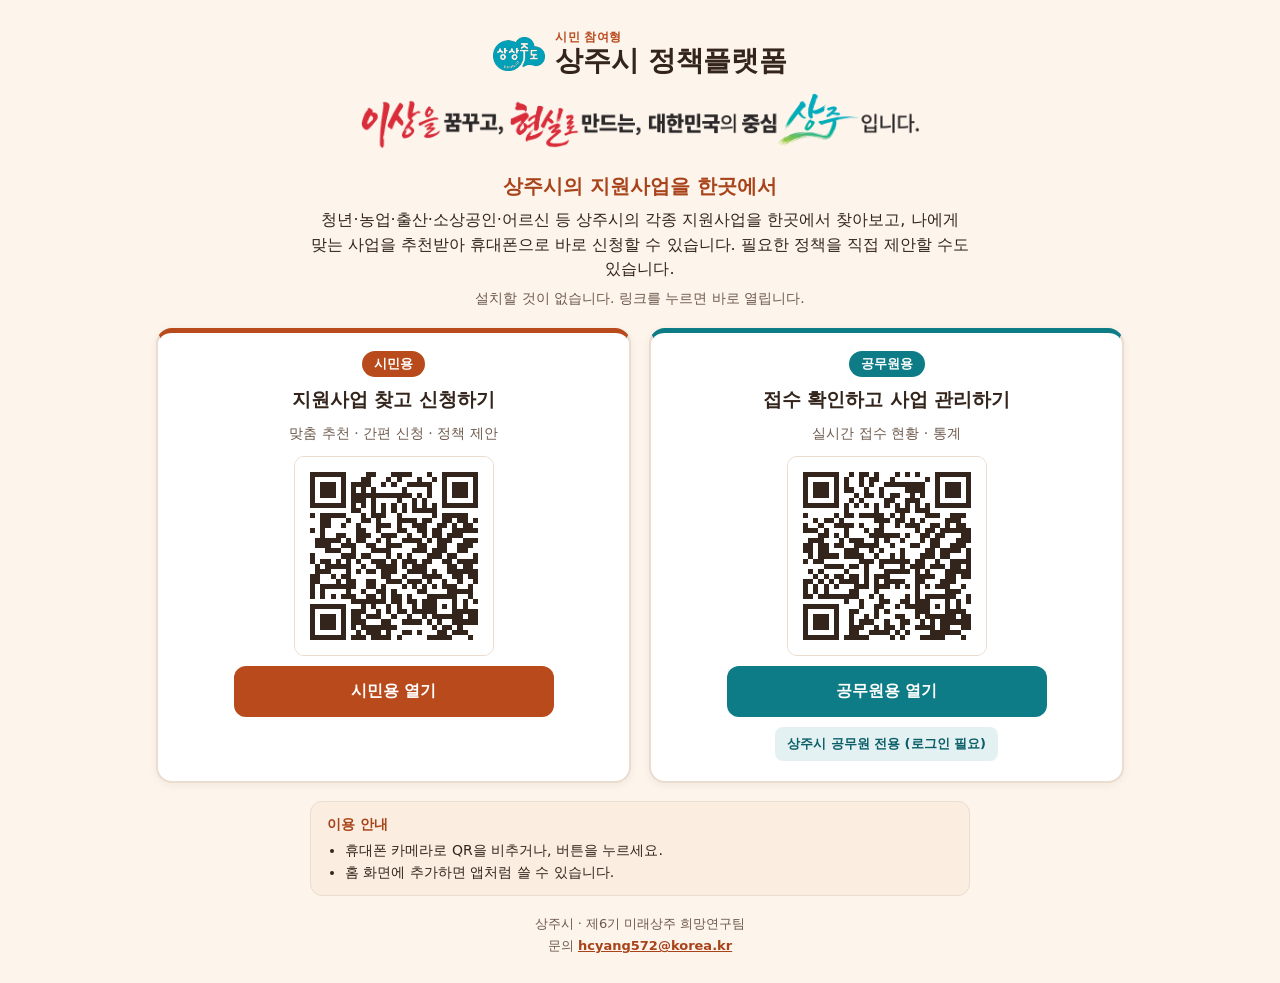
<file: start/index.html>
<!DOCTYPE html>
<html lang="ko">
<head>
  <meta charset="UTF-8" />
  <!-- ═══ 콘텐츠 보안 정책(CSP) ═══════════════════════════════════════════
       이 안내 페이지는 «자기 자신»만 불러온다. 외부 스크립트·이미지·통신이 전혀 없다.
       ⚠ 시민앱과 같은 원칙 — 인라인 <script>·<style>·style= 속성·on*= 핸들러 «0건».
          (인라인을 새로 넣으면 'unsafe-inline' 이 없어 차단된다)
       ⚠ 두 앱으로 «이동»하는 링크는 페이지 이동이라 아래 지시어의 대상이 아니다. -->
  <meta http-equiv="Content-Security-Policy" content="default-src 'self'; script-src 'self'; style-src 'self'; img-src 'self'; font-src 'self'; frame-src 'none'; object-src 'none'; base-uri 'self'; form-action 'none'; connect-src 'none'" />
  <!-- 저시력자 화면확대 허용(KWCAG 2.2): maximum-scale·user-scalable=no 사용 금지 -->
  <meta name="viewport" content="width=device-width, initial-scale=1.0, viewport-fit=cover" />
  <meta name="theme-color" content="#B84A1C" />
  <title>상주시 정책플랫폼 — 시작하기</title>
  <meta name="description" content="상주시의 각종 지원사업을 한곳에서 찾아보고 휴대폰으로 바로 신청하세요. 시민용과 공무원용 중에서 고르세요." />
  <link rel="canonical" href="https://hcyang572-gif.github.io/sangju-policy-mobile/start/" />

  <link rel="icon" type="image/png" href="icon-192-v4.png" />
  <link rel="apple-touch-icon" href="icon-192-v4.png" />

  <!-- 카카오톡/SNS 링크 미리보기 카드 (Open Graph) -->
  <meta property="og:type" content="website" />
  <meta property="og:title" content="상주시 정책플랫폼 — 시작하기" />
  <meta property="og:description" content="상주시 지원사업을 한곳에서 찾고 신청하세요. 시민용·공무원용을 골라 들어가시면 됩니다." />
  <meta property="og:image" content="https://hcyang572-gif.github.io/sangju-policy-mobile/share.png" />
  <meta property="og:url" content="https://hcyang572-gif.github.io/sangju-policy-mobile/start/" />
  <meta name="twitter:card" content="summary_large_image" />

  <!-- ?v= 는 캐시 우회용. 이 폴더는 시민앱 서비스워커 scope(/) 안이지만
       프리캐시 목록에는 «일부러» 넣지 않아 항상 최신을 받는다. -->
  <link rel="stylesheet" href="start.css?v=0.4.1" />
</head>
<body>
  <!-- 반복 영역 건너뛰기(KWCAG 2.2) -->
  <a href="#main" class="skip-link">본문 바로가기</a>

  <header class="head">
    <div class="brand">
      <img src="sangsang1.png?v=0.4.1" class="brand-logo" alt="상상주도" width="512" height="512" />
      <div class="brand-titles">
        <span class="brand-eyebrow">시민 참여형</span>
        <h1 class="brand-title">상주시 정책플랫폼</h1>
      </div>
    </div>
    <!-- 2026 시정구호 — 이미지에 담긴 «글»이 곧 내용이므로 장식이 아니다.
         alt 에 전문을 그대로 넣는다(대체텍스트 필수, KWCAG 5.1.1). -->
    <picture class="slogan">
      <source media="(min-width: 600px)" srcset="slogan-wide.png?v=0.4.1" width="1201" height="122" />
      <img src="slogan-stack.png?v=0.4.1" width="901" height="183"
           alt="이상을 꿈꾸고, 현실로 만드는, 대한민국의 중심 상주입니다." />
    </picture>
  </header>

  <main id="main" tabindex="-1">
    <!-- ① 여기가 무엇을 하는 곳인지 -->
    <section class="intro" aria-labelledby="introTitle">
      <h2 id="introTitle" class="intro-title">상주시의 지원사업을 한곳에서</h2>
      <p class="intro-text">
        청년·농업·출산·소상공인·어르신 등 상주시의 각종 지원사업을 한곳에서 찾아보고,
        나에게 맞는 사업을 추천받아 휴대폰으로 바로 신청할 수 있습니다.
        필요한 정책을 직접 제안할 수도 있습니다.
      </p>
      <p class="intro-note">설치할 것이 없습니다. 링크를 누르면 바로 열립니다.</p>
    </section>

    <!-- ② 두 갈래 선택 -->
    <section class="picks" aria-labelledby="picksTitle">
      <h2 id="picksTitle" class="sr-only">시민용과 공무원용 중에서 고르기</h2>

      <a class="pick pick-citizen"
         href="https://hcyang572-gif.github.io/sangju-policy-mobile/"
         aria-label="시민용 열기 — 지원사업 찾고 신청하기">
        <span class="pick-badge">시민용</span>
        <span class="pick-head">지원사업 찾고 신청하기</span>
        <span class="pick-sub">맞춤 추천 · 간편 신청 · 정책 제안</span>
        <img class="pick-qr" src="qr-citizen.png?v=0.4.1" width="468" height="468"
             alt="시민용 앱 주소 QR 코드" />
        <span class="pick-btn">시민용 열기</span>
      </a>

      <a class="pick pick-admin"
         href="https://hcyang572-gif.github.io/sangju-policy-admin/"
         aria-label="공무원용 열기 — 접수 확인하고 사업 관리하기, 상주시 공무원 전용이며 로그인이 필요합니다">
        <span class="pick-badge">공무원용</span>
        <span class="pick-head">접수 확인하고 사업 관리하기</span>
        <span class="pick-sub">실시간 접수 현황 · 통계</span>
        <img class="pick-qr" src="qr-admin.png?v=0.4.1" width="468" height="468"
             alt="공무원용 앱 주소 QR 코드" />
        <span class="pick-btn">공무원용 열기</span>
        <span class="pick-warn">상주시 공무원 전용 (로그인 필요)</span>
      </a>
    </section>

    <!-- ③ 이용 안내 -->
    <section class="tips" aria-labelledby="tipsTitle">
      <h2 id="tipsTitle" class="tips-title">이용 안내</h2>
      <ul class="tips-list">
        <li>휴대폰 카메라로 QR을 비추거나, 버튼을 누르세요.</li>
        <li>홈 화면에 추가하면 앱처럼 쓸 수 있습니다.</li>
      </ul>
    </section>
  </main>

  <footer class="foot">
    <p class="foot-org">상주시 · 제6기 미래상주 희망연구팀</p>
    <p class="foot-inquiry">문의 <a href="mailto:hcyang572@korea.kr">hcyang572@korea.kr</a></p>
  </footer>

  <!-- 눌림 반응(파동·진동). 시민앱과 같은 파일을 그대로 복사해 쓴다. -->
  <script src="tap.js?v=0.4.1"></script>
</body>
</html>
</file>
<file: start/start.css>
/* ═══════════════════════════════════════════════════════════════
   start.css — 공유용 «안내 페이지» (시민용 / 공무원용 고르기)
   ─────────────────────────────────────────────────────────────
   목적: 카톡 링크로 처음 들어온 사람이 «이게 무엇을 하는 곳인지» 바로 알고,
        시민용·공무원용 중 자기 것을 고르게 한다. 개편·버전 자랑은 넣지 않는다.
   팔레트: 시안 A「감빛 온기」 — 시민앱 style.css 의 토큰을 그대로 옮겼다.
   ⚠ 이 파일은 시민앱 style.css 와 «독립»이다. 시민앱을 고쳐도 여기엔 영향이 없고,
     반대로 여기를 고쳐도 앱에 영향이 없다(선택 화면 하나만 담당).
   ⚠ 인라인 <style>·style= 금지(CSP). 눌림 반응은 tap.js + :active 로만.
   ═══════════════════════════════════════════════════════════════ */
:root {
  --bg: #FDF4EC;          /* 바탕 크림 */
  --card: #FFFFFF;        /* 카드 */
  --text: #33241C;        /* 글자 — 흰 14.89 / 크림 13.71 */
  --muted: #6E5A4C;       /* 보조 텍스트 — 흰 6.50 / 크림 5.98 (AA) */
  --border: #EADCCE;      /* 장식 경계선 */
  --primary: #B84A1C;     /* 주조(감빛 주홍) — 흰 글자 5.21 (AA) */
  --primary-press: #93380F;
  --accent-text: #A8431A; /* 밝은 배경 위 주황 글자 — 흰 6.03 / 크림 5.55 */
  --civic: #0E7C86;       /* 청록 — 흰 글자 4.95 (AA) */
  --civic-dark: #0A5F68;  /* 청록 진하게 — 흰 7.37 */
  --civic-soft: #E4F1F2;  /* 청록 안내상자 바탕 — 그 위 --civic-dark 글자 6.6 */
}

* { box-sizing: border-box; -webkit-tap-highlight-color: transparent; }

/* hidden 속성은 display 를 지정한 요소에서도 항상 우선 (시민앱과 같은 규약) */
[hidden] { display: none !important; }

html, body { margin: 0; padding: 0; }

body {
  background: var(--bg);
  color: var(--text);
  font-family: "Malgun Gothic", "맑은 고딕", system-ui, -apple-system, sans-serif;
  font-size: 16px;
  line-height: 1.55;
  -webkit-text-size-adjust: 100%;
  /* 노치 대응(viewport-fit=cover 와 짝) */
  padding:
    env(safe-area-inset-top) env(safe-area-inset-right)
    env(safe-area-inset-bottom) env(safe-area-inset-left);
}

/* 키보드 포커스 가시성(KWCAG 2.2) — 마우스 클릭엔 안 뜨고 키보드 탐색 시에만 */
:focus-visible {
  outline: 3px solid var(--accent-text);
  outline-offset: 3px;
  border-radius: 6px;
}

/* 화면에는 안 보이지만 보조기기는 읽는 제목 */
.sr-only {
  position: absolute;
  width: 1px; height: 1px;
  margin: -1px; padding: 0;
  overflow: hidden;
  clip: rect(0 0 0 0);
  white-space: nowrap;
  border: 0;
}

/* 반복 영역 건너뛰기 — 첫 Tab 에서만 나타난다 */
.skip-link {
  position: absolute;
  left: 8px; top: -60px;
  z-index: 999;
  padding: 10px 16px;
  background: var(--primary);
  color: #FFFFFF;
  font-weight: 700;
  text-decoration: none;
  border-radius: 0 0 8px 8px;
  transition: top .15s;
}
.skip-link:focus { top: 0; }

/* ───────────── 머리말: 여기가 어디인지 ───────────── */
.head {
  max-width: 1000px;
  margin: 0 auto;
  padding: 20px 16px 4px;
  text-align: center;
}

.brand {
  display: flex;
  align-items: center;
  justify-content: center;
  gap: 10px;
}

.brand-logo {
  width: 44px;
  height: 44px;
  flex: 0 0 auto;
  object-fit: contain;
}

.brand-titles {
  display: flex;
  flex-direction: column;
  align-items: flex-start;
  line-height: 1.2;
}

.brand-eyebrow {
  font-size: 0.75rem;
  font-weight: 700;
  letter-spacing: .02em;
  /* 규격서 2절 — 아이브로는 주조 #B84A1C, 제목(.brand-title)은 글자색 #33241C 로 «색»까지 구분한다. */
  color: var(--primary);
}

.brand-title {
  margin: 0;
  font-size: 1.5rem;
  font-weight: 800;
  letter-spacing: -.01em;
  color: var(--text);
}

/* 2026 시정구호 — 좁은 화면은 2줄형, 600px 이상은 1줄형(picture/source) */
.slogan {
  display: block;
  margin: 12px auto 0;
}
.slogan img {
  display: block;
  width: 100%;
  max-width: 420px;
  height: auto;
  margin: 0 auto;
}

/* ───────────── 본문 ───────────── */
main {
  max-width: 1000px;
  margin: 0 auto;
  padding: 8px 16px 0;
}
/* 건너뛰기 링크 도착 지점(main[tabindex="-1"])은 «마우스 클릭»으로 초점이 갔을 때만 외곽선을 숨긴다.
   ⚠ 그냥 `main:focus { outline: none }` 으로 두면 키보드로 건너뛰기를 쓴 이용자가
     «어디에 도착했는지» 알 수 없다 — :not(:focus-visible) 를 반드시 유지할 것.
     (전수 점검 2026-08-19: 초점 표시를 outline:none 으로 지우지 않는다) */
main:focus:not(:focus-visible) { outline: none; }

.intro {
  text-align: center;
  margin: 10px auto 18px;
  max-width: 660px;
}

.intro-title {
  margin: 0 0 6px;
  font-size: 1.125rem;
  font-weight: 800;
  color: var(--accent-text);
}

.intro-text {
  margin: 0;
  font-size: 0.9375rem;
  color: var(--text);
  word-break: keep-all;   /* 한글이 낱말 가운데서 끊기지 않게 */
}

.intro-note {
  margin: 6px 0 0;
  font-size: 0.875rem;
  color: var(--muted);
  word-break: keep-all;
}

/* ───────────── 두 갈래 선택 ───────────── */
.picks {
  display: grid;
  grid-template-columns: 1fr;
  gap: 14px;
}

/* 카드 전체가 링크다 — 손가락이 어디를 눌러도 열린다(터치 타깃 최대) */
.pick {
  display: flex;
  flex-direction: column;
  align-items: center;
  gap: 7px;
  padding: 14px 14px 16px;
  background: var(--card);
  border: 2px solid var(--border);
  border-top-width: 5px;
  border-radius: 16px;
  text-decoration: none;
  color: var(--text);
  box-shadow: 0 2px 8px rgba(51, 36, 28, .06);
  transition: box-shadow .15s, transform .1s;
}
.pick:active { transform: scale(.99); }
.pick:hover { box-shadow: 0 4px 14px rgba(51, 36, 28, .12); }

.pick-citizen { border-top-color: var(--primary); }
.pick-admin { border-top-color: var(--civic); }

.pick-badge {
  display: inline-block;
  padding: 3px 12px;
  border-radius: 999px;
  font-size: 0.8125rem;
  font-weight: 800;
  color: #FFFFFF;
}
.pick-citizen .pick-badge { background: var(--primary); }
.pick-admin .pick-badge { background: var(--civic); }

.pick-head {
  font-size: 1.1875rem;
  font-weight: 800;
  text-align: center;
  word-break: keep-all;
}

.pick-sub {
  font-size: 0.875rem;
  color: var(--muted);
  text-align: center;
  word-break: keep-all;
}

/* QR — 한 변 160px 이상. 옆 사람이 화면을 찍을 수 있을 만큼 크게 둔다.
   흰 여백(quiet zone)은 PNG 안에 들어 있으므로 배경을 흰색으로 유지한다. */
.pick-qr {
  width: clamp(160px, 41vw, 200px);
  height: auto;
  margin: 4px 0 2px;
  background: #FFFFFF;
  border: 1px solid var(--border);
  border-radius: 10px;
  image-rendering: pixelated;   /* 축소해도 모듈 경계가 뭉개지지 않게 */
}

/* 버튼처럼 보이는 부분 — 실제 링크는 카드 전체다(중첩 <a>·<button> 없음) */
.pick-btn {
  display: block;
  width: 100%;
  max-width: 320px;
  padding: 13px 16px;
  border-radius: 12px;
  font-size: 1rem;
  font-weight: 800;
  color: #FFFFFF;
  text-align: center;
  min-height: 48px;   /* 터치 타깃 44px 이상 */
}
.pick-citizen .pick-btn { background: var(--primary); }
.pick-citizen:active .pick-btn { background: var(--primary-press); }
.pick-admin .pick-btn { background: var(--civic); }
.pick-admin:active .pick-btn { background: var(--civic-dark); }

/* 공무원용 안내 — 시민이 잘못 들어가 당황하지 않게 분명히 적는다 */
.pick-warn {
  display: block;
  margin-top: 2px;
  padding: 7px 12px;
  border-radius: 8px;
  background: var(--civic-soft);
  color: var(--civic-dark);
  font-size: 0.8125rem;
  font-weight: 700;
  text-align: center;
  word-break: keep-all;
}

/* ───────────── 이용 안내 ───────────── */
.tips {
  margin: 18px auto 0;
  max-width: 660px;
  padding: 12px 16px;
  background: #FBEDE0;
  border: 1px solid var(--border);
  border-radius: 12px;
}

.tips-title {
  margin: 0 0 4px;
  font-size: 0.875rem;
  font-weight: 800;
  color: var(--accent-text);
}

.tips-list {
  margin: 0;
  padding-left: 18px;
  font-size: 0.875rem;
  color: var(--text);
}
.tips-list li { word-break: keep-all; }

/* ───────────── 꼬리말 ───────────── */
.foot {
  max-width: 1000px;
  margin: 0 auto;
  padding: 16px 16px 24px;
  text-align: center;
  font-size: 0.8125rem;
  color: var(--muted);
}
.foot p { margin: 2px 0; }
.foot a {
  color: var(--accent-text);
  font-weight: 700;
  /* 링크임을 색 말고도 알 수 있게 밑줄을 남긴다(KWCAG 색에 무관한 인식) */
}

/* ───────────── 넓은 화면: 카드 두 장을 나란히 ───────────── */
@media (min-width: 720px) {
  .picks { grid-template-columns: 1fr 1fr; gap: 18px; }
  .pick { gap: 8px; padding: 18px 16px 20px; }
  .head { padding-top: 28px; }
  .brand-logo { width: 52px; height: 52px; }
  .brand-title { font-size: 1.75rem; }
  .slogan img { max-width: 560px; }
  .intro-title { font-size: 1.25rem; }
  .intro-text { font-size: 1rem; }
}

/* 아주 낮은 화면(가로로 눕힌 폰)에서는 QR 을 조금 줄여 한 화면에 담는다 */
@media (max-height: 620px) and (min-width: 720px) {
  .pick-qr { width: clamp(160px, 22vw, 176px); }
  .slogan { margin-top: 8px; }
}

/* ───────────── 눌림 반응(파동) — tap.js 와 짝 ─────────────
   파동은 «본문 위에 뜨는 고정 레이어»라 누른 요소의 레이아웃을 건드리지 않는다. */
.tap-ripple {
  position: fixed;
  z-index: 9999;
  width: 20px; height: 20px;
  margin: -10px 0 0 -10px;
  border-radius: 50%;
  background: rgba(184, 74, 28, .30);   /* 주조 #B84A1C */
  pointer-events: none;
  transform: scale(0);
  animation: tapRipple .45s cubic-bezier(.2, .6, .3, 1) forwards;
}
@keyframes tapRipple { to { transform: scale(6); opacity: 0; } }
.is-pressed { filter: brightness(.94); }

/* ───────────── 움직임 최소화(OS "동작 줄이기" 존중) ─────────────
   KWCAG 2.2 «깜빡임과 번쩍임 사용 제한» — 시민앱과 같은 규약 */
@media (prefers-reduced-motion: reduce) {
  *, *::before, *::after {
    animation-duration: .001s !important;
    animation-iteration-count: 1 !important;
    transition-duration: .001s !important;
    scroll-behavior: auto !important;
  }
  .pick:active { transform: none; }
  .tap-ripple { display: none; }
  .is-pressed { filter: none; }
}

/* ───────────── 고대비 모드(윈도우 «고대비») ───────────── */
@media (forced-colors: active) {
  .pick { border: 2px solid; }
  .pick-btn { border: 2px solid; }
}
</file>
